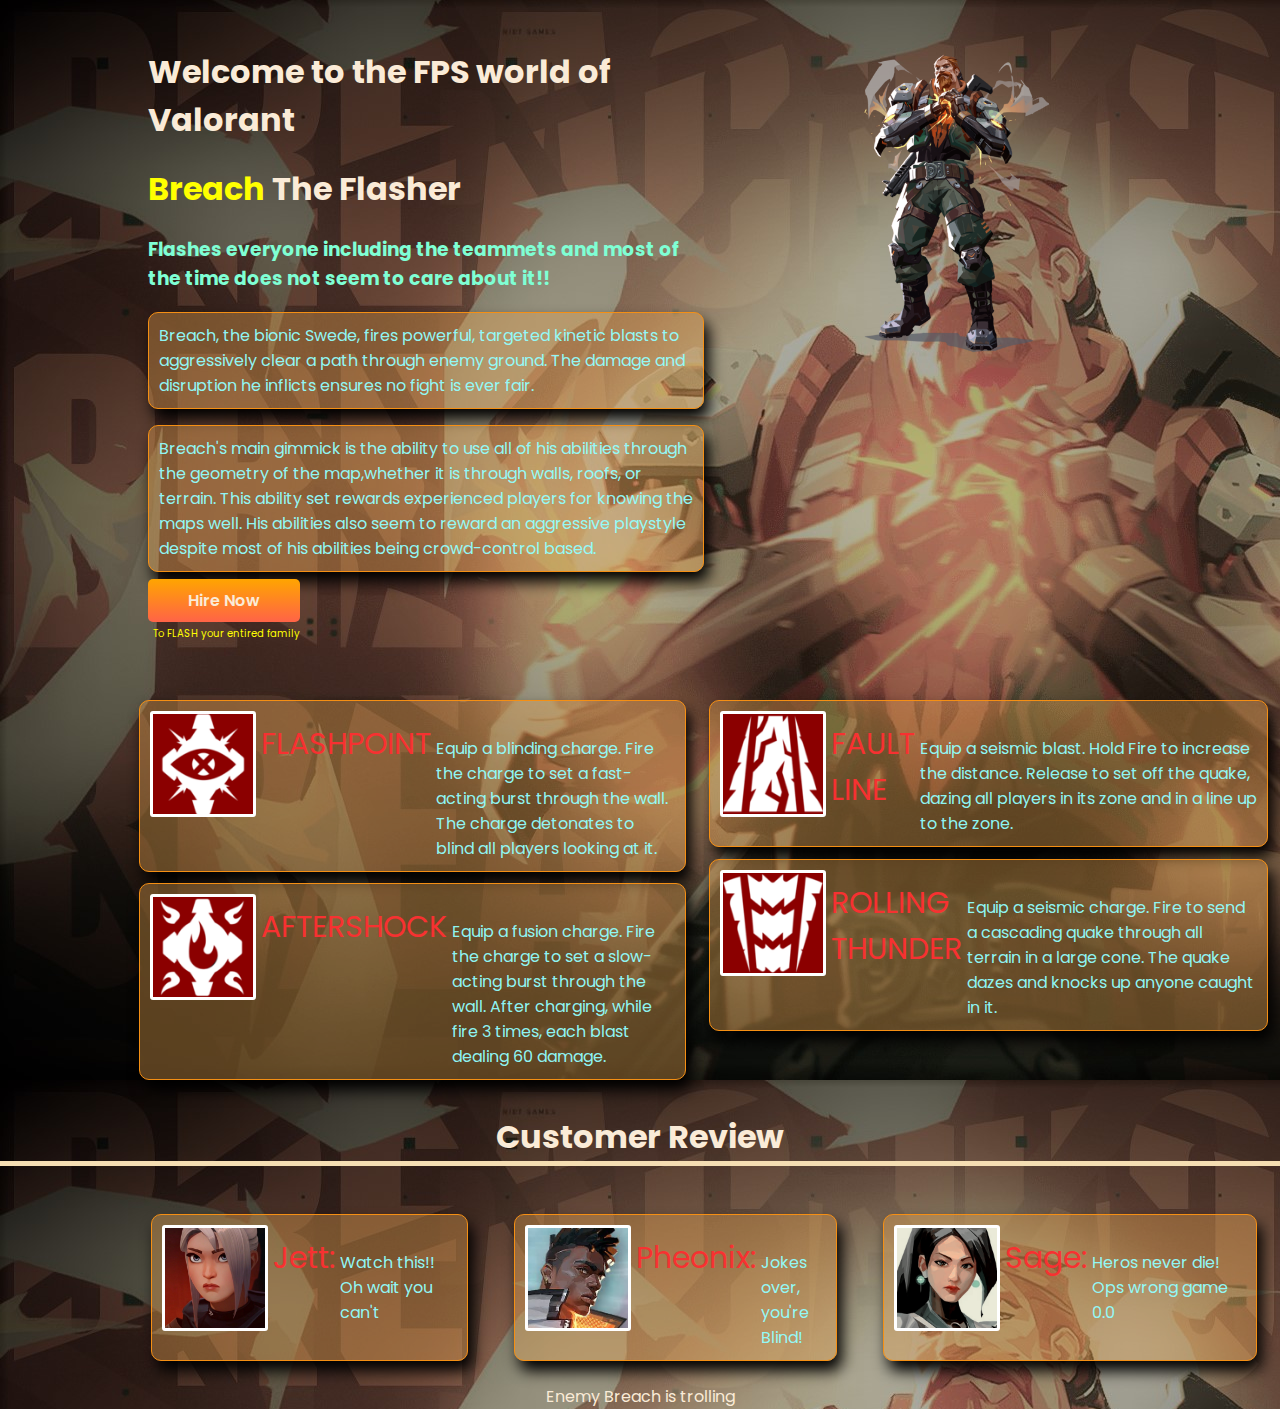
<file: index.html>
<!DOCTYPE html>
<html lang="en">
<head>
    <meta charset="UTF-8">
    <meta http-equiv="X-UA-Compatible" content="IE=edge">
    <meta name="viewport" content="width=device-width, initial-scale=1.0">
    <title>An Unusial Breach Bio</title>
    <link rel="shortcut icon" href="images/my-bg.png" type="image/x-icon">
    <link rel="preconnect" href="https://fonts.googleapis.com">
    <link rel="preconnect" href="https://fonts.gstatic.com" crossorigin>
    <link href="https://fonts.googleapis.com/css2?family=Poppins&display=swap" rel="stylesheet">
    <link rel="stylesheet" href="style.css">
</head>
<body>
    <section class="image-bg">
        <div class="half-width"><h1>Welcome to the FPS world of Valorant</h1>
            <H1><span class="Yellow">Breach</span> The Flasher</H1>
            <h3>Flashes everyone including the teammets and most of the time does not seem to care about it!!</h3>
            <p>
                Breach, the bionic Swede, fires powerful, targeted kinetic blasts to aggressively clear a path through enemy ground. The damage and disruption he inflicts ensures no fight is ever fair.
            </p>
            <p>Breach's main gimmick is the ability to use all of his abilities through the geometry of the map,whether it is through walls, roofs, or terrain. This ability set rewards experienced players for knowing the maps well. His abilities also seem to reward an aggressive playstyle despite most of his abilities being crowd-control based.</p>
            <a class="Link-button" target="blank" href="Flash.html"> Hire Now</a>
            <p class="smallYellow">To FLASH your entired family</p>
            
        </div>
        <div class="half-width">
            <img src="images/breach.png" alt="you got flashed">
        </div>
    </section>
    <section class="subsection">
                
        <div>
            <p class="skill"><img class="profile-pic" src="images/Flashpoint.png" alt=""><span class="ability">FLASHPOINT</span> <br> Equip a blinding charge. Fire the charge to set a fast-acting burst through the wall. The charge detonates to blind all players looking at it.</p>
            
            <P class="skill"><img class="profile-pic" src="images/Aftershock.png" alt=""><span class="ability">AFTERSHOCK</span> <br> Equip a fusion charge. Fire the charge to set a slow-acting burst through the wall. After charging, while fire 3 times, each blast dealing 60 damage.</P>  
        </div>
        <div>
            <p class="skill"><img class="profile-pic" src="images/Fault_Line.png" alt=""><span class="ability">FAULT LINE</span> <br> Equip a seismic blast. Hold Fire to increase the distance. Release to set off the quake, dazing all players in its zone and in a line up to the zone.</p>
            
            <p class="skill"><img class="profile-pic" src="images/Rolling_Thunder.png" alt=""><span class="ability">ROLLING THUNDER</span> <br> Equip a seismic charge. Fire to send a cascading quake through all terrain in a large cone. The quake dazes and knocks up anyone caught in it.</p>
        </div>
    </section>
    <h1 class="customer">Customer Review</h4>
    <section class="subsection">
        <p class="skill"><img class="profile-pic" src="images/jett.jpg" alt=""><span class="ability">Jett:</span> <br> Watch this!! Oh wait you can't</p>
        <p class="skill"><img class="profile-pic" src="images/images.jpg" alt=""><span class="ability">Pheonix:</span> <br> Jokes over, you're Blind!</p>
        <p class="skill"><img class="profile-pic" src="images/sage.png" alt=""><span class="ability">Sage:</span> <br> Heros never die! Ops wrong game 0.0</p>
    </section>
    <footer>Enemy Breach is trolling</footer>
</body>
</html>
</file>
<file: style.css>
body{
    font-family: 'Poppins', sans-serif;
    margin: 0px;
    background-image: url(images/breach-bg-neo.jpg);
    
    
}
.Yellow{
    color:yellow;
}
p{
    color :rgba(145, 255, 255, 0.966);
    padding:10px;
    border: 1px solid rgb(245, 143, 19);
    border-radius: 10px;
    background-color: rgba(238, 168, 82, 0.37);
    box-shadow: 5px 10px 15px rgb(0, 0, 0);
}
h1{
    color:antiquewhite
}
h3{
    color:aquamarine
}
section{
    display: flex;
    margin-top: 2%;
    margin-left: 10%;
}
.Link-button{
    text-decoration: none;
    background-image: linear-gradient(orange,tomato);
    padding: 10px 40px;
    border-radius: 5px;
    color: antiquewhite;
    font-weight: 600;
}
.smallYellow{
    color:yellow;
    font-size: 10px;
    padding-left: 5px;
    padding-top: 3px;
    border: none;
    background-color: rgba(245, 222, 179, 0);
    box-shadow: none;
}
.image-bg{
    
    padding: 1px 20px;
}
.half-width{
    width: 50%;
    
}
.half-width img{
    width: 35%;
    padding-left: 27%;
    padding-top: 5%;
}
.ability{
    color: rgb(247, 49, 49);
    font-size: 30px;
    margin: 10px 5px;
    
}
.subsection{
    display: flex;
    margin-top: 2%;
    margin-left: 10%;
 
}
.subsection p{
    margin: 2%;
}
.skill{
    display: flex;

}
 .profile-pic{
     height: 100px;
     width: 100px;
     border: 3px solid rgb(255, 255, 255);
     border-radius: 3px;
     background-color: darkred;
 }
 .customer{
     text-align: center;
     border-bottom: 5px solid wheat;
 }
 footer{
     color:antiquewhite;
     text-align: center;
 }
</file>
